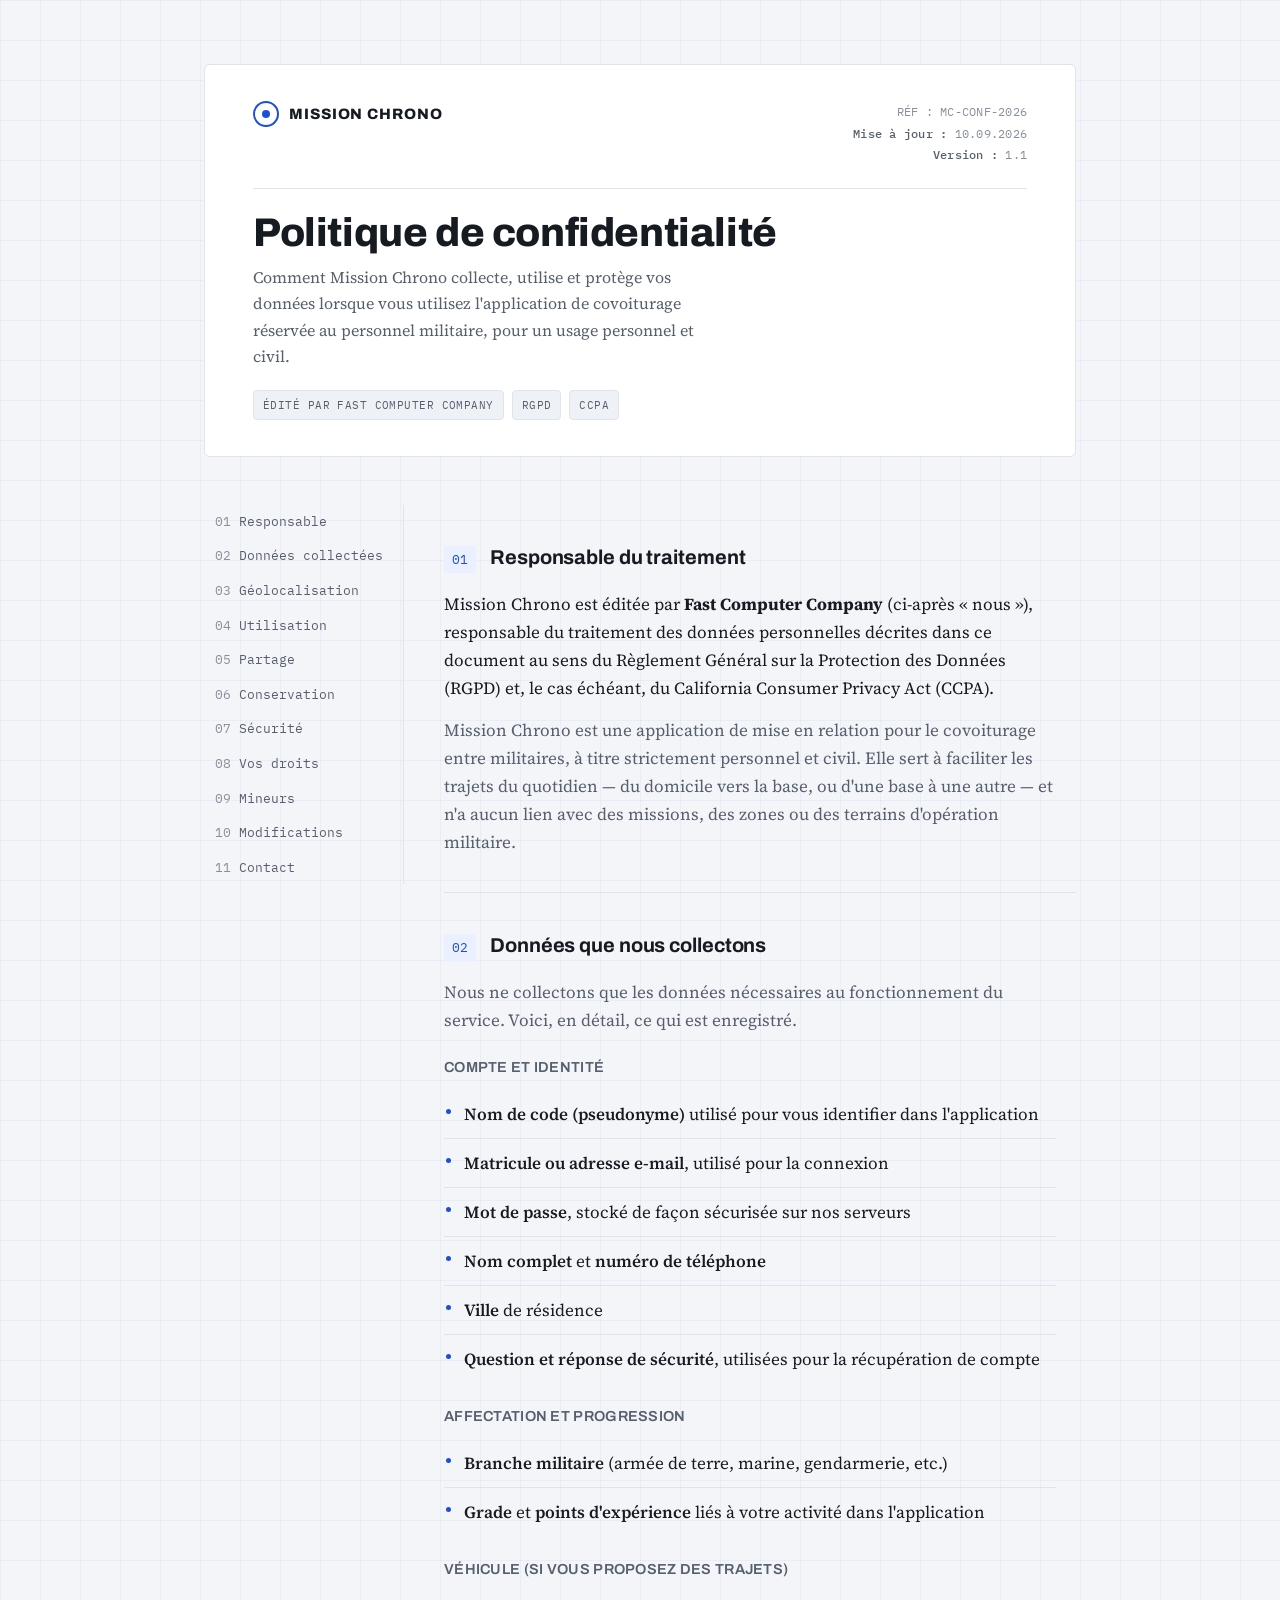
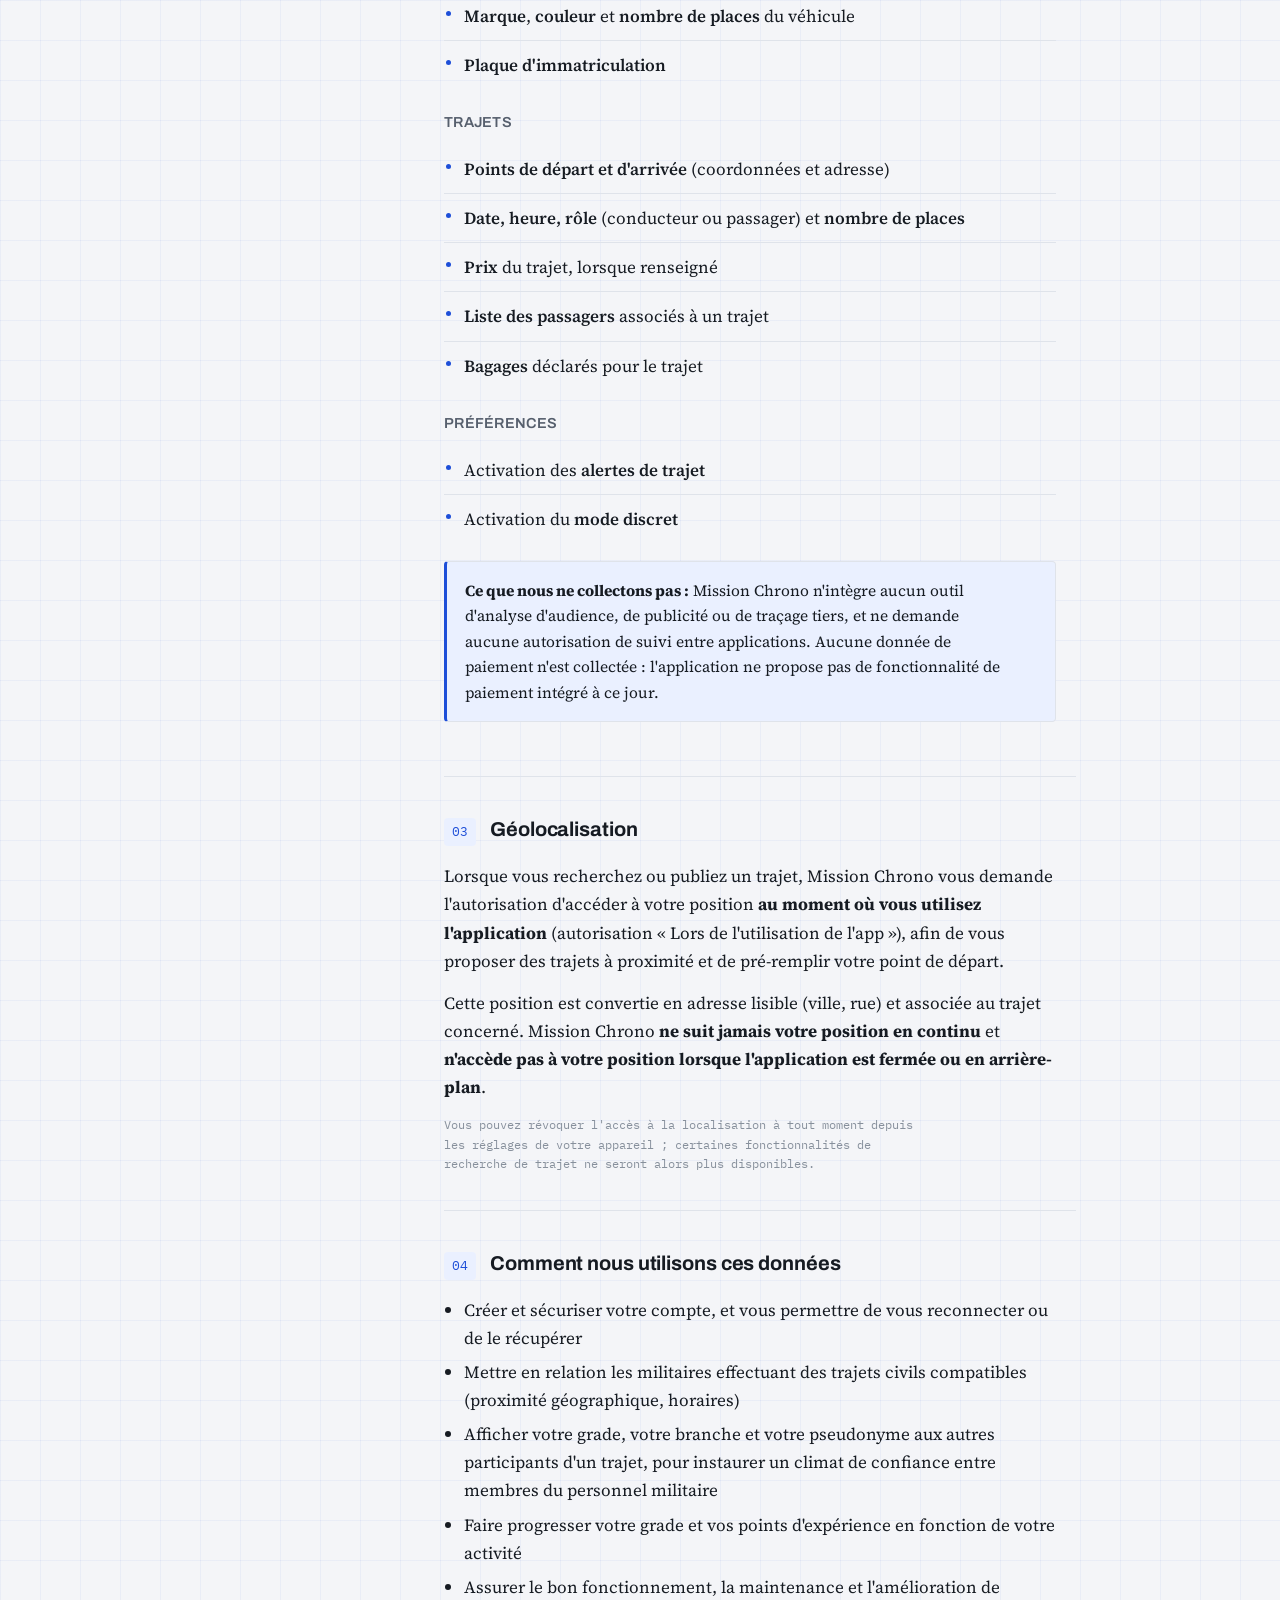
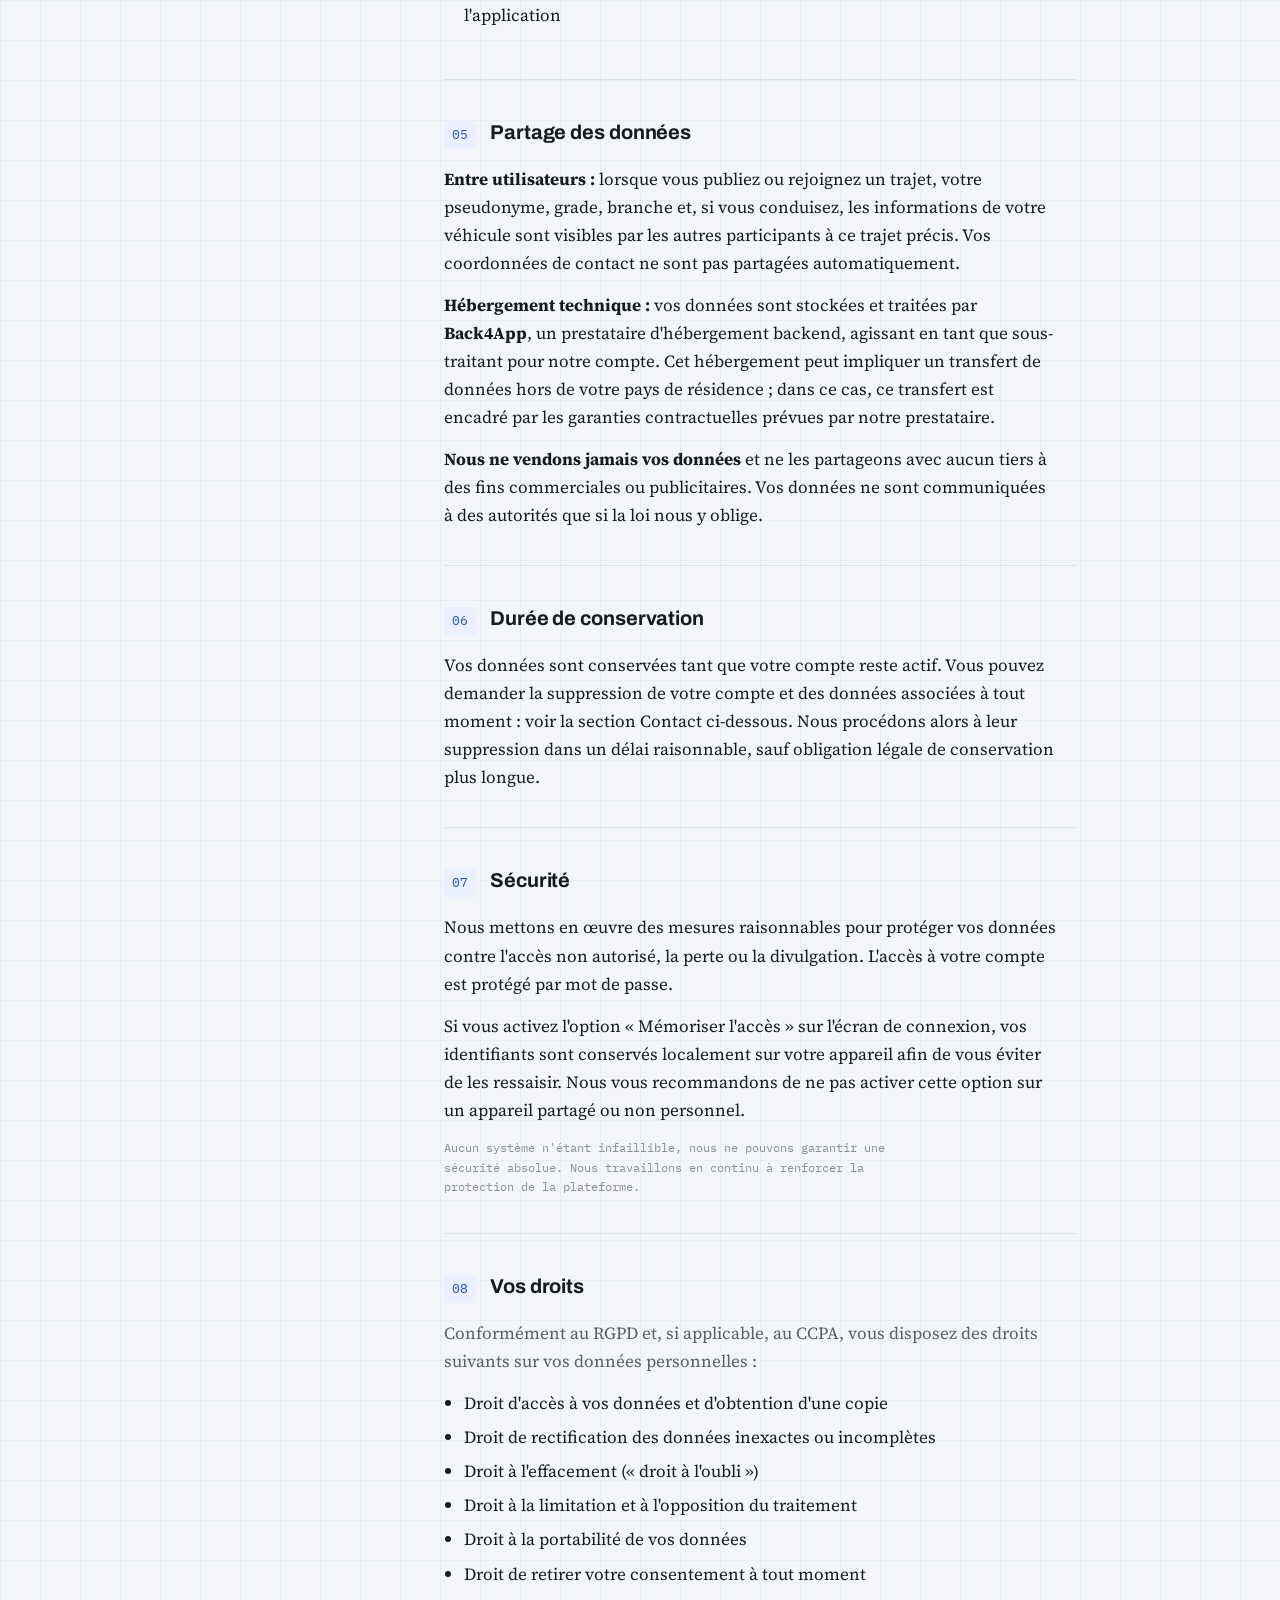
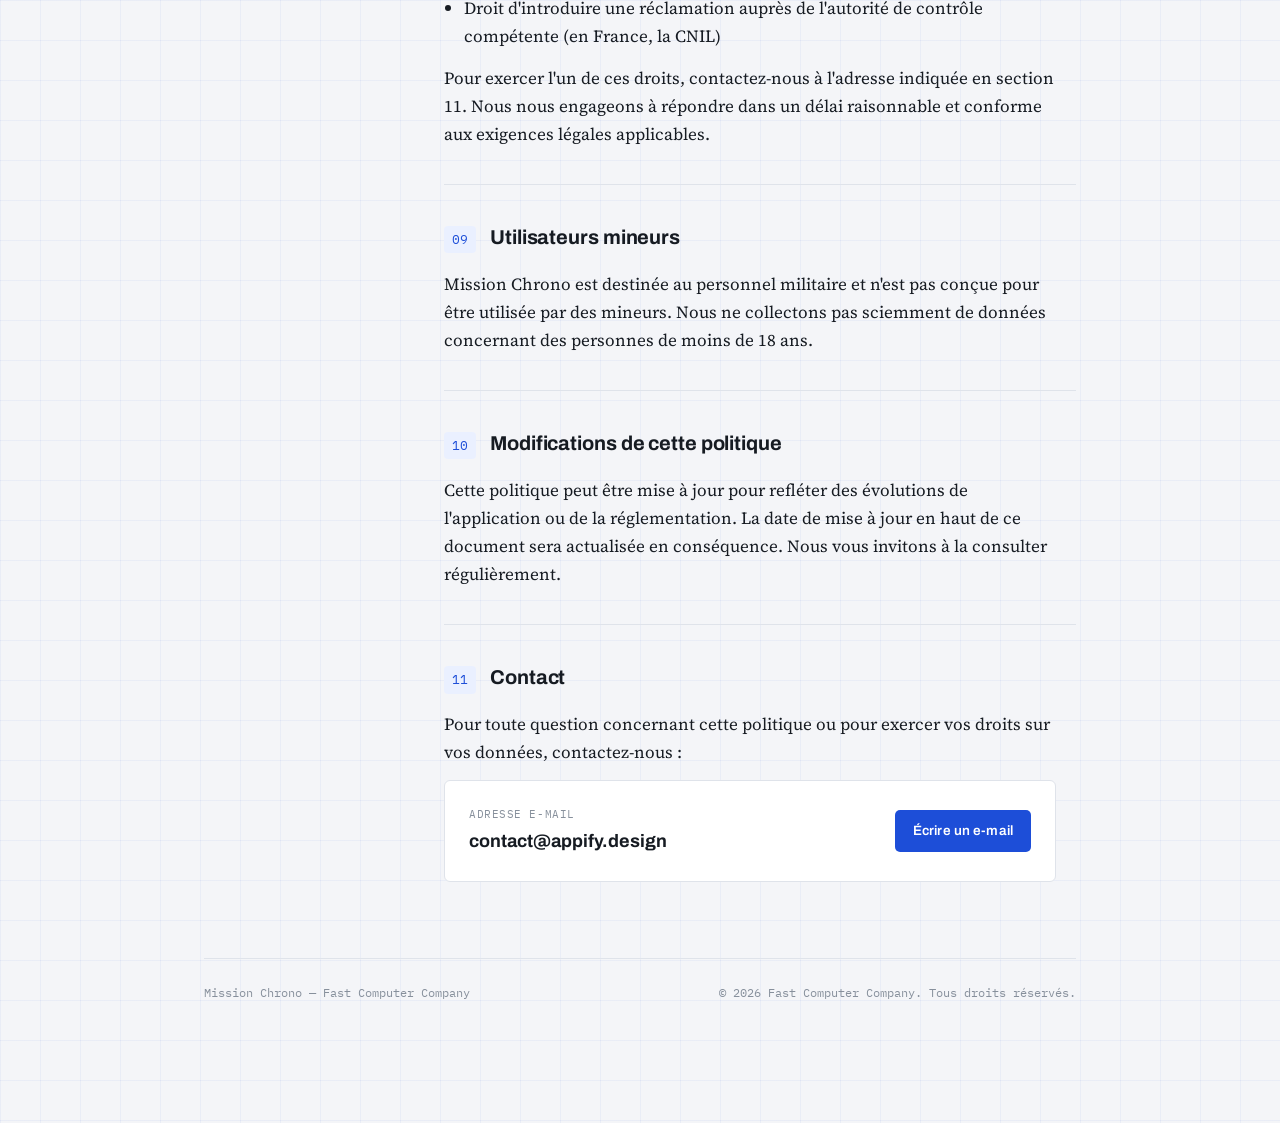
<file: confidentialite/index.html>
<!DOCTYPE html>
<html lang="fr">
<head>
<meta charset="utf-8">
<meta name="viewport" content="width=device-width, initial-scale=1">
<title>Confidentialité Mission Chrono</title>
<style>
  @import url('https://fonts.googleapis.com/css2?family=Archivo:wght@500;600;700;800&family=Source+Serif+4:opsz,wght@8..60,400;8..60,500;8..60,600&family=IBM+Plex+Mono:wght@400;500&display=swap');

  :root {
    --bg: #f4f5f8;
    --surface: #ffffff;
    --ink: #161b22;
    --ink-2: #565f6d;
    --ink-3: #87909c;
    --accent: #1d4ed8;
    --accent-soft: #eaf0ff;
    --rule: #dfe3ea;
    --tag-bg: #eef1f5;
    --grid-line: rgba(29, 78, 216, 0.05);
    --focus: #1d4ed8;
  }

  @media (prefers-color-scheme: dark) {
    :root:not([data-theme="light"]) {
      --bg: #05070c;
      --surface: #0d1220;
      --ink: #e8ebf1;
      --ink-2: #97a2b6;
      --ink-3: #5f6a80;
      --accent: #6f9bff;
      --accent-soft: rgba(111, 155, 255, 0.12);
      --rule: #212a3d;
      --tag-bg: #131a2a;
      --grid-line: rgba(111, 155, 255, 0.06);
      --focus: #6f9bff;
    }
  }

  :root[data-theme="dark"] {
    --bg: #05070c;
    --surface: #0d1220;
    --ink: #e8ebf1;
    --ink-2: #97a2b6;
    --ink-3: #5f6a80;
    --accent: #6f9bff;
    --accent-soft: rgba(111, 155, 255, 0.12);
    --rule: #212a3d;
    --tag-bg: #131a2a;
    --grid-line: rgba(111, 155, 255, 0.06);
    --focus: #6f9bff;
  }

  * { box-sizing: border-box; }

  body {
    margin: 0;
    background: var(--bg);
    background-image:
      linear-gradient(var(--grid-line) 1px, transparent 1px),
      linear-gradient(90deg, var(--grid-line) 1px, transparent 1px);
    background-size: 40px 40px;
    color: var(--ink);
    font-family: 'Source Serif 4', Georgia, 'Times New Roman', serif;
    font-size: 17px;
    line-height: 1.65;
    -webkit-font-smoothing: antialiased;
  }

  a { color: var(--accent); text-decoration-thickness: 1px; text-underline-offset: 2px; }
  a:focus-visible, button:focus-visible, summary:focus-visible {
    outline: 2px solid var(--focus);
    outline-offset: 3px;
    border-radius: 2px;
  }

  .mono {
    font-family: 'IBM Plex Mono', ui-monospace, monospace;
    font-variant-numeric: tabular-nums;
  }

  .wrap {
    max-width: 920px;
    margin: 0 auto;
    padding: 64px 24px 120px;
  }

  /* ---------- Header / dossier stamp ---------- */

  .dossier {
    background: var(--surface);
    border: 1px solid var(--rule);
    border-radius: 6px;
    padding: 36px clamp(20px, 5vw, 48px);
    margin-bottom: 48px;
  }

  .dossier-top {
    display: flex;
    justify-content: space-between;
    align-items: flex-start;
    gap: 16px;
    flex-wrap: wrap;
    padding-bottom: 22px;
    border-bottom: 1px solid var(--rule);
    margin-bottom: 22px;
  }

  .brand {
    display: flex;
    align-items: center;
    gap: 10px;
    font-family: 'Archivo', sans-serif;
    font-weight: 800;
    font-size: 15px;
    letter-spacing: 0.06em;
    text-transform: uppercase;
    color: var(--ink);
  }

  .brand-mark {
    width: 26px;
    height: 26px;
    border-radius: 50%;
    border: 2px solid var(--accent);
    display: grid;
    place-items: center;
    flex-shrink: 0;
  }
  .brand-mark::after {
    content: "";
    width: 8px;
    height: 8px;
    border-radius: 50%;
    background: var(--accent);
  }

  .doc-meta {
    font-family: 'IBM Plex Mono', ui-monospace, monospace;
    font-size: 12px;
    color: var(--ink-3);
    text-align: right;
    letter-spacing: 0.02em;
    line-height: 1.8;
  }
  .doc-meta strong { color: var(--ink-2); font-weight: 500; }

  h1 {
    font-family: 'Archivo', sans-serif;
    font-weight: 800;
    font-size: clamp(28px, 5vw, 40px);
    line-height: 1.08;
    letter-spacing: -0.01em;
    margin: 0 0 10px;
    text-wrap: balance;
    color: var(--ink);
  }

  .dossier-sub {
    color: var(--ink-2);
    font-size: 16px;
    max-width: 60ch;
    margin: 0;
  }

  .tags {
    display: flex;
    gap: 8px;
    flex-wrap: wrap;
    margin-top: 20px;
  }
  .tag {
    font-family: 'IBM Plex Mono', ui-monospace, monospace;
    font-size: 11px;
    letter-spacing: 0.04em;
    text-transform: uppercase;
    color: var(--ink-2);
    background: var(--tag-bg);
    border: 1px solid var(--rule);
    border-radius: 4px;
    padding: 5px 9px;
  }

  /* ---------- Layout: index + content ---------- */

  .layout {
    display: grid;
    grid-template-columns: 200px 1fr;
    gap: 40px;
    align-items: start;
  }

  nav.index {
    position: sticky;
    top: 24px;
    display: flex;
    flex-direction: column;
    gap: 2px;
    padding-right: 8px;
    border-right: 1px solid var(--rule);
  }
  nav.index a {
    font-family: 'IBM Plex Mono', ui-monospace, monospace;
    font-size: 12.5px;
    color: var(--ink-2);
    text-decoration: none;
    padding: 6px 0;
    display: flex;
    gap: 8px;
    border-left: 2px solid transparent;
    padding-left: 10px;
    margin-left: -1px;
  }
  nav.index a span { color: var(--ink-3); }
  nav.index a:hover { color: var(--accent); border-left-color: var(--accent); }

  main { min-width: 0; }

  section {
    padding: 36px 0;
    border-bottom: 1px solid var(--rule);
    scroll-margin-top: 20px;
  }
  section:last-of-type { border-bottom: none; }

  .section-head {
    display: flex;
    align-items: baseline;
    gap: 14px;
    margin-bottom: 16px;
  }
  .section-num {
    font-family: 'IBM Plex Mono', ui-monospace, monospace;
    font-size: 13px;
    color: var(--accent);
    background: var(--accent-soft);
    border-radius: 4px;
    padding: 3px 8px;
    flex-shrink: 0;
  }
  h2 {
    font-family: 'Archivo', sans-serif;
    font-weight: 700;
    font-size: 20px;
    letter-spacing: -0.005em;
    margin: 0;
    text-wrap: balance;
    color: var(--ink);
  }

  section p { margin: 0 0 14px; max-width: 68ch; color: var(--ink); }
  section p.lead { color: var(--ink-2); }
  section p:last-child { margin-bottom: 0; }

  h3 {
    font-family: 'Archivo', sans-serif;
    font-weight: 600;
    font-size: 14.5px;
    letter-spacing: 0.02em;
    text-transform: uppercase;
    color: var(--ink-2);
    margin: 22px 0 10px;
  }

  ul.data-list { list-style: none; margin: 0 0 14px; padding: 0; max-width: 68ch; }
  ul.data-list li {
    padding: 10px 0 10px 20px;
    border-top: 1px solid var(--rule);
    position: relative;
  }
  ul.data-list li:first-child { border-top: none; }
  ul.data-list li::before {
    content: "";
    position: absolute;
    left: 2px;
    top: 19px;
    width: 5px;
    height: 5px;
    border-radius: 50%;
    background: var(--accent);
  }
  ul.data-list b { color: var(--ink); font-weight: 600; }

  ul.plain { margin: 0 0 14px; padding-left: 20px; max-width: 68ch; }
  ul.plain li { margin-bottom: 6px; }

  .callout {
    background: var(--accent-soft);
    border: 1px solid var(--rule);
    border-left: 3px solid var(--accent);
    border-radius: 4px;
    padding: 16px 18px;
    margin: 18px 0;
    max-width: 68ch;
  }
  .callout p { margin: 0; font-size: 15.5px; color: var(--ink); }
  .callout p + p { margin-top: 8px; }

  .fine {
    font-family: 'IBM Plex Mono', ui-monospace, monospace;
    font-size: 12px;
    color: var(--ink-3);
    margin-top: 10px;
  }

  .contact-card {
    background: var(--surface);
    border: 1px solid var(--rule);
    border-radius: 6px;
    padding: 24px;
    display: flex;
    justify-content: space-between;
    align-items: center;
    gap: 16px;
    flex-wrap: wrap;
    max-width: 68ch;
  }
  .contact-card + .contact-card { margin-top: 12px; }
  .contact-card .label {
    font-family: 'IBM Plex Mono', ui-monospace, monospace;
    font-size: 11px;
    letter-spacing: 0.05em;
    text-transform: uppercase;
    color: var(--ink-3);
    margin-bottom: 4px;
  }
  .contact-card .value {
    font-family: 'Archivo', sans-serif;
    font-weight: 700;
    font-size: 18px;
    color: var(--ink);
  }
  .contact-card a.btn {
    font-family: 'Archivo', sans-serif;
    font-weight: 600;
    font-size: 13.5px;
    text-decoration: none;
    color: var(--surface);
    background: var(--accent);
    padding: 10px 18px;
    border-radius: 5px;
    letter-spacing: 0.01em;
  }
  .contact-card a.btn:hover { opacity: 0.92; }

  footer {
    margin-top: 40px;
    padding-top: 24px;
    border-top: 1px solid var(--rule);
    color: var(--ink-3);
    font-family: 'IBM Plex Mono', ui-monospace, monospace;
    font-size: 12px;
    display: flex;
    justify-content: space-between;
    flex-wrap: wrap;
    gap: 8px;
  }

  @media (max-width: 760px) {
    .layout { grid-template-columns: 1fr; }
    nav.index {
      position: static;
      flex-direction: row;
      flex-wrap: wrap;
      border-right: none;
      border-bottom: 1px solid var(--rule);
      padding-bottom: 16px;
      margin-bottom: 8px;
    }
    nav.index a { border-left: none; padding-left: 0; }
    .doc-meta { text-align: left; }
    .dossier-top { flex-direction: column; }
  }

  @media (prefers-reduced-motion: no-preference) {
    section { scroll-behavior: smooth; }
  }
</style>
</head>
<body>

<div class="wrap">

  <div class="dossier">
    <div class="dossier-top">
      <div class="brand">
        <span class="brand-mark" aria-hidden="true"></span>
        Mission Chrono
      </div>
      <div class="doc-meta">
        RÉF&nbsp;: MC-CONF-2026<br>
        <strong>Mise à jour&nbsp;:</strong> 10.09.2026<br>
        <strong>Version&nbsp;:</strong> 1.1
      </div>
    </div>
    <h1>Politique de confidentialité</h1>
    <p class="dossier-sub">Comment Mission Chrono collecte, utilise et protège vos données lorsque vous utilisez l'application de covoiturage réservée au personnel militaire, pour un usage personnel et civil.</p>
    <div class="tags">
      <span class="tag">Édité par Fast Computer Company</span>
      <span class="tag">RGPD</span>
      <span class="tag">CCPA</span>
    </div>
  </div>

  <div class="layout">
    <nav class="index" aria-label="Sommaire">
      <a href="#responsable"><span>01</span> Responsable</a>
      <a href="#donnees"><span>02</span> Données collectées</a>
      <a href="#localisation"><span>03</span> Géolocalisation</a>
      <a href="#usage"><span>04</span> Utilisation</a>
      <a href="#partage"><span>05</span> Partage</a>
      <a href="#conservation"><span>06</span> Conservation</a>
      <a href="#securite"><span>07</span> Sécurité</a>
      <a href="#droits"><span>08</span> Vos droits</a>
      <a href="#mineurs"><span>09</span> Mineurs</a>
      <a href="#modifications"><span>10</span> Modifications</a>
      <a href="#contact"><span>11</span> Contact</a>
    </nav>

    <main>

      <section id="responsable">
        <div class="section-head"><span class="section-num">01</span><h2>Responsable du traitement</h2></div>
        <p>Mission Chrono est éditée par <b>Fast Computer Company</b> (ci-après « nous »), responsable du traitement des données personnelles décrites dans ce document au sens du Règlement Général sur la Protection des Données (RGPD) et, le cas échéant, du California Consumer Privacy Act (CCPA).</p>
        <p class="lead">Mission Chrono est une application de mise en relation pour le covoiturage entre militaires, à titre strictement personnel et civil. Elle sert à faciliter les trajets du quotidien — du domicile vers la base, ou d'une base à une autre — et n'a aucun lien avec des missions, des zones ou des terrains d'opération militaire.</p>
      </section>

      <section id="donnees">
        <div class="section-head"><span class="section-num">02</span><h2>Données que nous collectons</h2></div>
        <p class="lead">Nous ne collectons que les données nécessaires au fonctionnement du service. Voici, en détail, ce qui est enregistré.</p>

        <h3>Compte et identité</h3>
        <ul class="data-list">
          <li><b>Nom de code (pseudonyme)</b> utilisé pour vous identifier dans l'application</li>
          <li><b>Matricule ou adresse e-mail</b>, utilisé pour la connexion</li>
          <li><b>Mot de passe</b>, stocké de façon sécurisée sur nos serveurs</li>
          <li><b>Nom complet</b> et <b>numéro de téléphone</b></li>
          <li><b>Ville</b> de résidence</li>
          <li><b>Question et réponse de sécurité</b>, utilisées pour la récupération de compte</li>
        </ul>

        <h3>Affectation et progression</h3>
        <ul class="data-list">
          <li><b>Branche militaire</b> (armée de terre, marine, gendarmerie, etc.)</li>
          <li><b>Grade</b> et <b>points d'expérience</b> liés à votre activité dans l'application</li>
        </ul>

        <h3>Véhicule (si vous proposez des trajets)</h3>
        <ul class="data-list">
          <li><b>Marque</b>, <b>couleur</b> et <b>nombre de places</b> du véhicule</li>
          <li><b>Plaque d'immatriculation</b></li>
        </ul>

        <h3>Trajets</h3>
        <ul class="data-list">
          <li><b>Points de départ et d'arrivée</b> (coordonnées et adresse)</li>
          <li><b>Date, heure, rôle</b> (conducteur ou passager) et <b>nombre de places</b></li>
          <li><b>Prix</b> du trajet, lorsque renseigné</li>
          <li><b>Liste des passagers</b> associés à un trajet</li>
          <li><b>Bagages</b> déclarés pour le trajet</li>
        </ul>

        <h3>Préférences</h3>
        <ul class="data-list">
          <li>Activation des <b>alertes de trajet</b></li>
          <li>Activation du <b>mode discret</b></li>
        </ul>

        <div class="callout">
          <p><b>Ce que nous ne collectons pas&nbsp;:</b> Mission Chrono n'intègre aucun outil d'analyse d'audience, de publicité ou de traçage tiers, et ne demande aucune autorisation de suivi entre applications. Aucune donnée de paiement n'est collectée&nbsp;: l'application ne propose pas de fonctionnalité de paiement intégré à ce jour.</p>
        </div>
      </section>

      <section id="localisation">
        <div class="section-head"><span class="section-num">03</span><h2>Géolocalisation</h2></div>
        <p>Lorsque vous recherchez ou publiez un trajet, Mission Chrono vous demande l'autorisation d'accéder à votre position <b>au moment où vous utilisez l'application</b> (autorisation « Lors de l'utilisation de l'app »), afin de vous proposer des trajets à proximité et de pré-remplir votre point de départ.</p>
        <p>Cette position est convertie en adresse lisible (ville, rue) et associée au trajet concerné. Mission Chrono <b>ne suit jamais votre position en continu</b> et <b>n'accède pas à votre position lorsque l'application est fermée ou en arrière-plan</b>.</p>
        <p class="fine">Vous pouvez révoquer l'accès à la localisation à tout moment depuis les réglages de votre appareil ; certaines fonctionnalités de recherche de trajet ne seront alors plus disponibles.</p>
      </section>

      <section id="usage">
        <div class="section-head"><span class="section-num">04</span><h2>Comment nous utilisons ces données</h2></div>
        <ul class="plain">
          <li>Créer et sécuriser votre compte, et vous permettre de vous reconnecter ou de le récupérer</li>
          <li>Mettre en relation les militaires effectuant des trajets civils compatibles (proximité géographique, horaires)</li>
          <li>Afficher votre grade, votre branche et votre pseudonyme aux autres participants d'un trajet, pour instaurer un climat de confiance entre membres du personnel militaire</li>
          <li>Faire progresser votre grade et vos points d'expérience en fonction de votre activité</li>
          <li>Assurer le bon fonctionnement, la maintenance et l'amélioration de l'application</li>
        </ul>
      </section>

      <section id="partage">
        <div class="section-head"><span class="section-num">05</span><h2>Partage des données</h2></div>
        <p><b>Entre utilisateurs&nbsp;:</b> lorsque vous publiez ou rejoignez un trajet, votre pseudonyme, grade, branche et, si vous conduisez, les informations de votre véhicule sont visibles par les autres participants à ce trajet précis. Vos coordonnées de contact ne sont pas partagées automatiquement.</p>
        <p><b>Hébergement technique&nbsp;:</b> vos données sont stockées et traitées par <b>Back4App</b>, un prestataire d'hébergement backend, agissant en tant que sous-traitant pour notre compte. Cet hébergement peut impliquer un transfert de données hors de votre pays de résidence ; dans ce cas, ce transfert est encadré par les garanties contractuelles prévues par notre prestataire.</p>
        <p><b>Nous ne vendons jamais vos données</b> et ne les partageons avec aucun tiers à des fins commerciales ou publicitaires. Vos données ne sont communiquées à des autorités que si la loi nous y oblige.</p>
      </section>

      <section id="conservation">
        <div class="section-head"><span class="section-num">06</span><h2>Durée de conservation</h2></div>
        <p>Vos données sont conservées tant que votre compte reste actif. Vous pouvez demander la suppression de votre compte et des données associées à tout moment&nbsp;: voir la section Contact ci-dessous. Nous procédons alors à leur suppression dans un délai raisonnable, sauf obligation légale de conservation plus longue.</p>
      </section>

      <section id="securite">
        <div class="section-head"><span class="section-num">07</span><h2>Sécurité</h2></div>
        <p>Nous mettons en œuvre des mesures raisonnables pour protéger vos données contre l'accès non autorisé, la perte ou la divulgation. L'accès à votre compte est protégé par mot de passe.</p>
        <p>Si vous activez l'option « Mémoriser l'accès » sur l'écran de connexion, vos identifiants sont conservés localement sur votre appareil afin de vous éviter de les ressaisir. Nous vous recommandons de ne pas activer cette option sur un appareil partagé ou non personnel.</p>
        <p class="fine">Aucun système n'étant infaillible, nous ne pouvons garantir une sécurité absolue. Nous travaillons en continu à renforcer la protection de la plateforme.</p>
      </section>

      <section id="droits">
        <div class="section-head"><span class="section-num">08</span><h2>Vos droits</h2></div>
        <p class="lead">Conformément au RGPD et, si applicable, au CCPA, vous disposez des droits suivants sur vos données personnelles&nbsp;:</p>
        <ul class="plain">
          <li>Droit d'accès à vos données et d'obtention d'une copie</li>
          <li>Droit de rectification des données inexactes ou incomplètes</li>
          <li>Droit à l'effacement (« droit à l'oubli »)</li>
          <li>Droit à la limitation et à l'opposition du traitement</li>
          <li>Droit à la portabilité de vos données</li>
          <li>Droit de retirer votre consentement à tout moment</li>
          <li>Droit d'introduire une réclamation auprès de l'autorité de contrôle compétente (en France, la CNIL)</li>
        </ul>
        <p>Pour exercer l'un de ces droits, contactez-nous à l'adresse indiquée en section 11. Nous nous engageons à répondre dans un délai raisonnable et conforme aux exigences légales applicables.</p>
      </section>

      <section id="mineurs">
        <div class="section-head"><span class="section-num">09</span><h2>Utilisateurs mineurs</h2></div>
        <p>Mission Chrono est destinée au personnel militaire et n'est pas conçue pour être utilisée par des mineurs. Nous ne collectons pas sciemment de données concernant des personnes de moins de 18 ans.</p>
      </section>

      <section id="modifications">
        <div class="section-head"><span class="section-num">10</span><h2>Modifications de cette politique</h2></div>
        <p>Cette politique peut être mise à jour pour refléter des évolutions de l'application ou de la réglementation. La date de mise à jour en haut de ce document sera actualisée en conséquence. Nous vous invitons à la consulter régulièrement.</p>
      </section>

      <section id="contact">
        <div class="section-head"><span class="section-num">11</span><h2>Contact</h2></div>
        <p>Pour toute question concernant cette politique ou pour exercer vos droits sur vos données, contactez-nous&nbsp;:</p>
        <div class="contact-card">
          <div>
            <div class="label">Adresse e-mail</div>
            <div class="value mono">contact@appify.design</div>
          </div>
          <a class="btn" href="mailto:contact@appify.design">Écrire un e-mail</a>
        </div>
      </section>

    </main>
  </div>

  <footer>
    <span>Mission Chrono — Fast Computer Company</span>
    <span>© 2026 Fast Computer Company. Tous droits réservés.</span>
  </footer>

</div>
</body>
</html>
</file>
